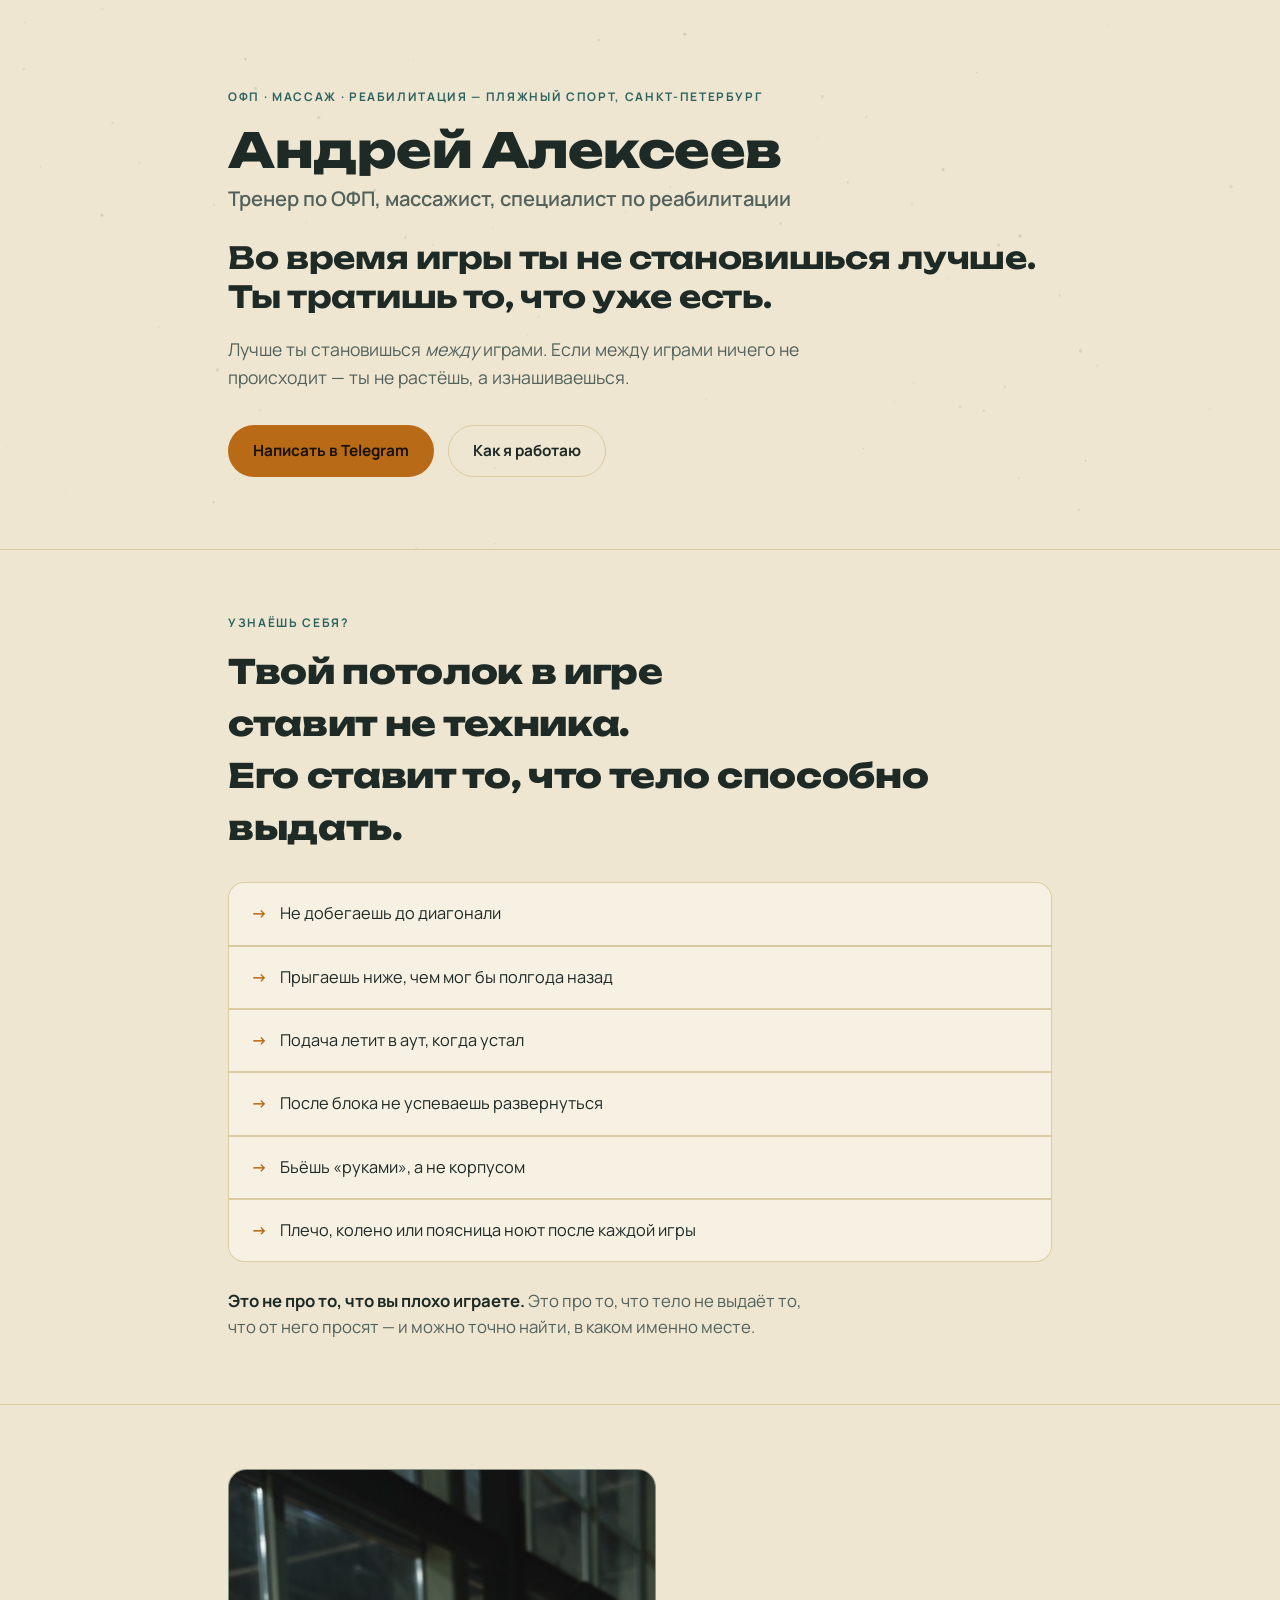
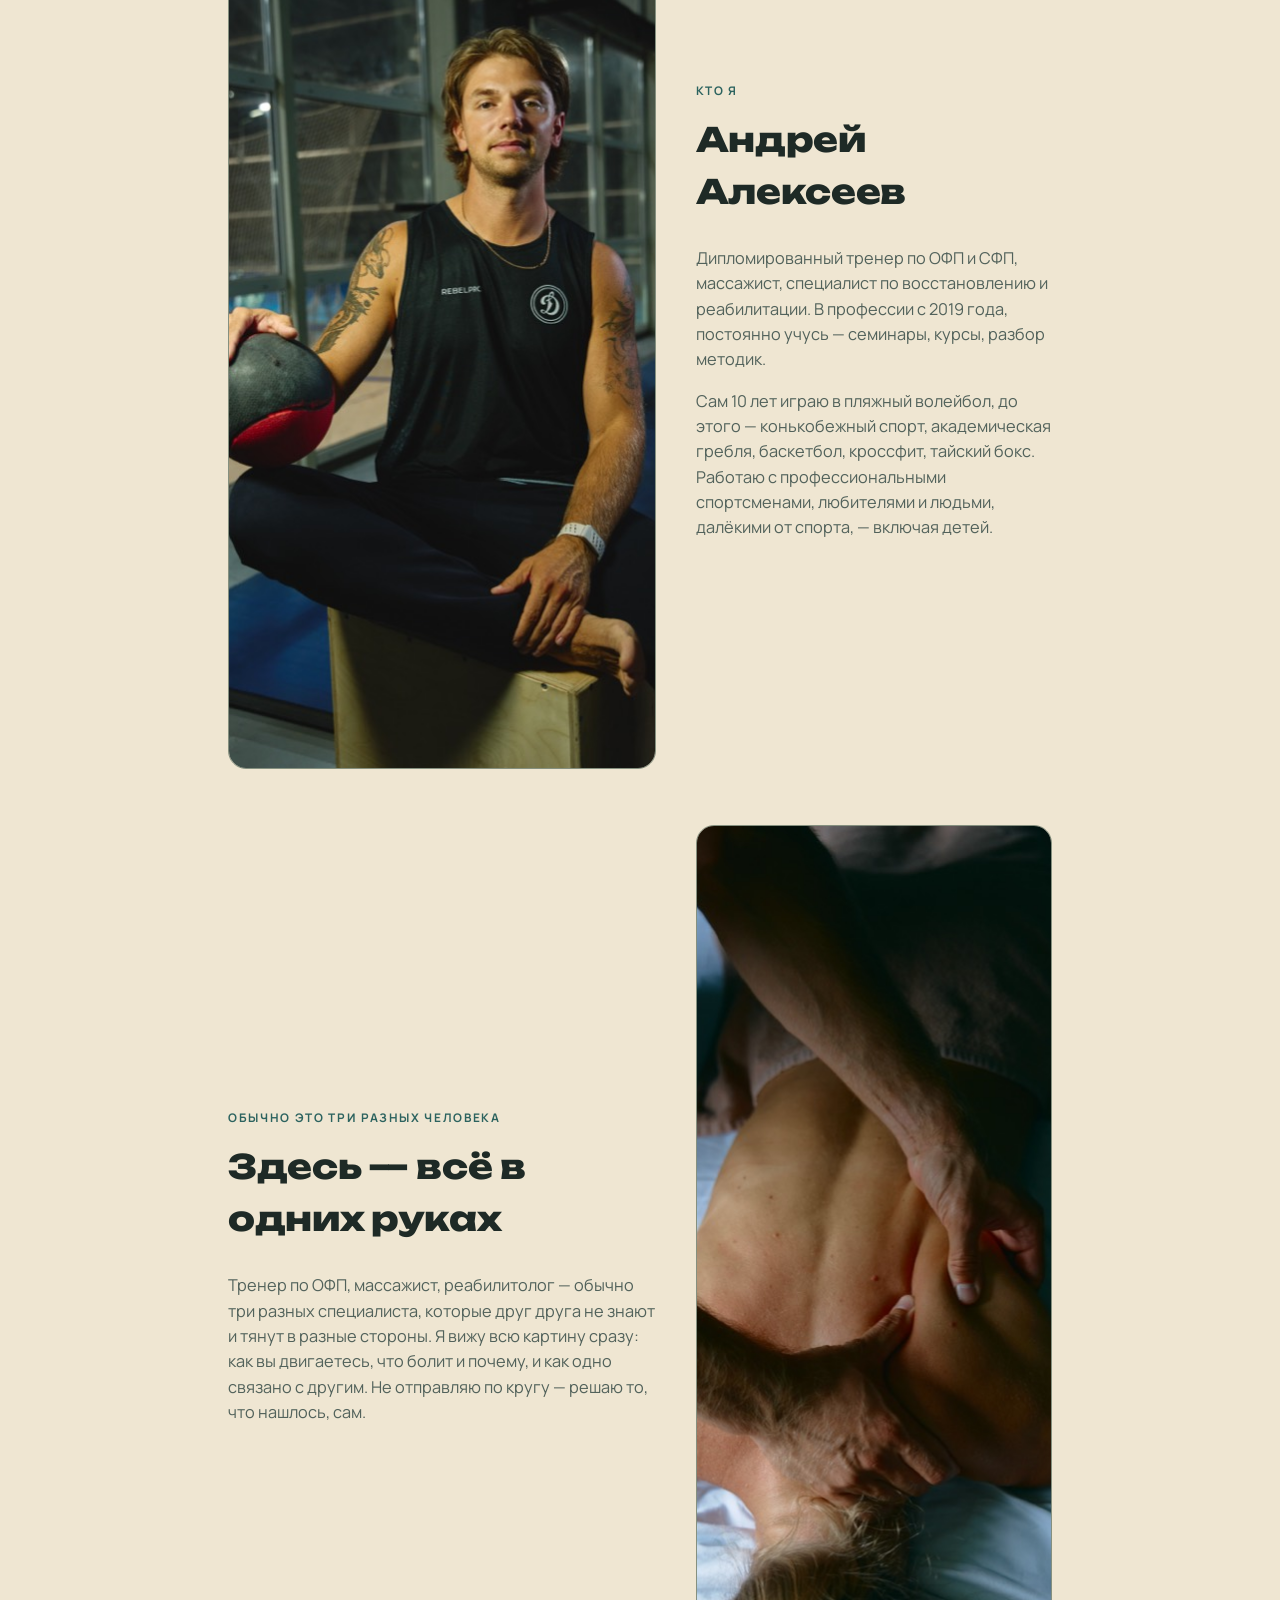
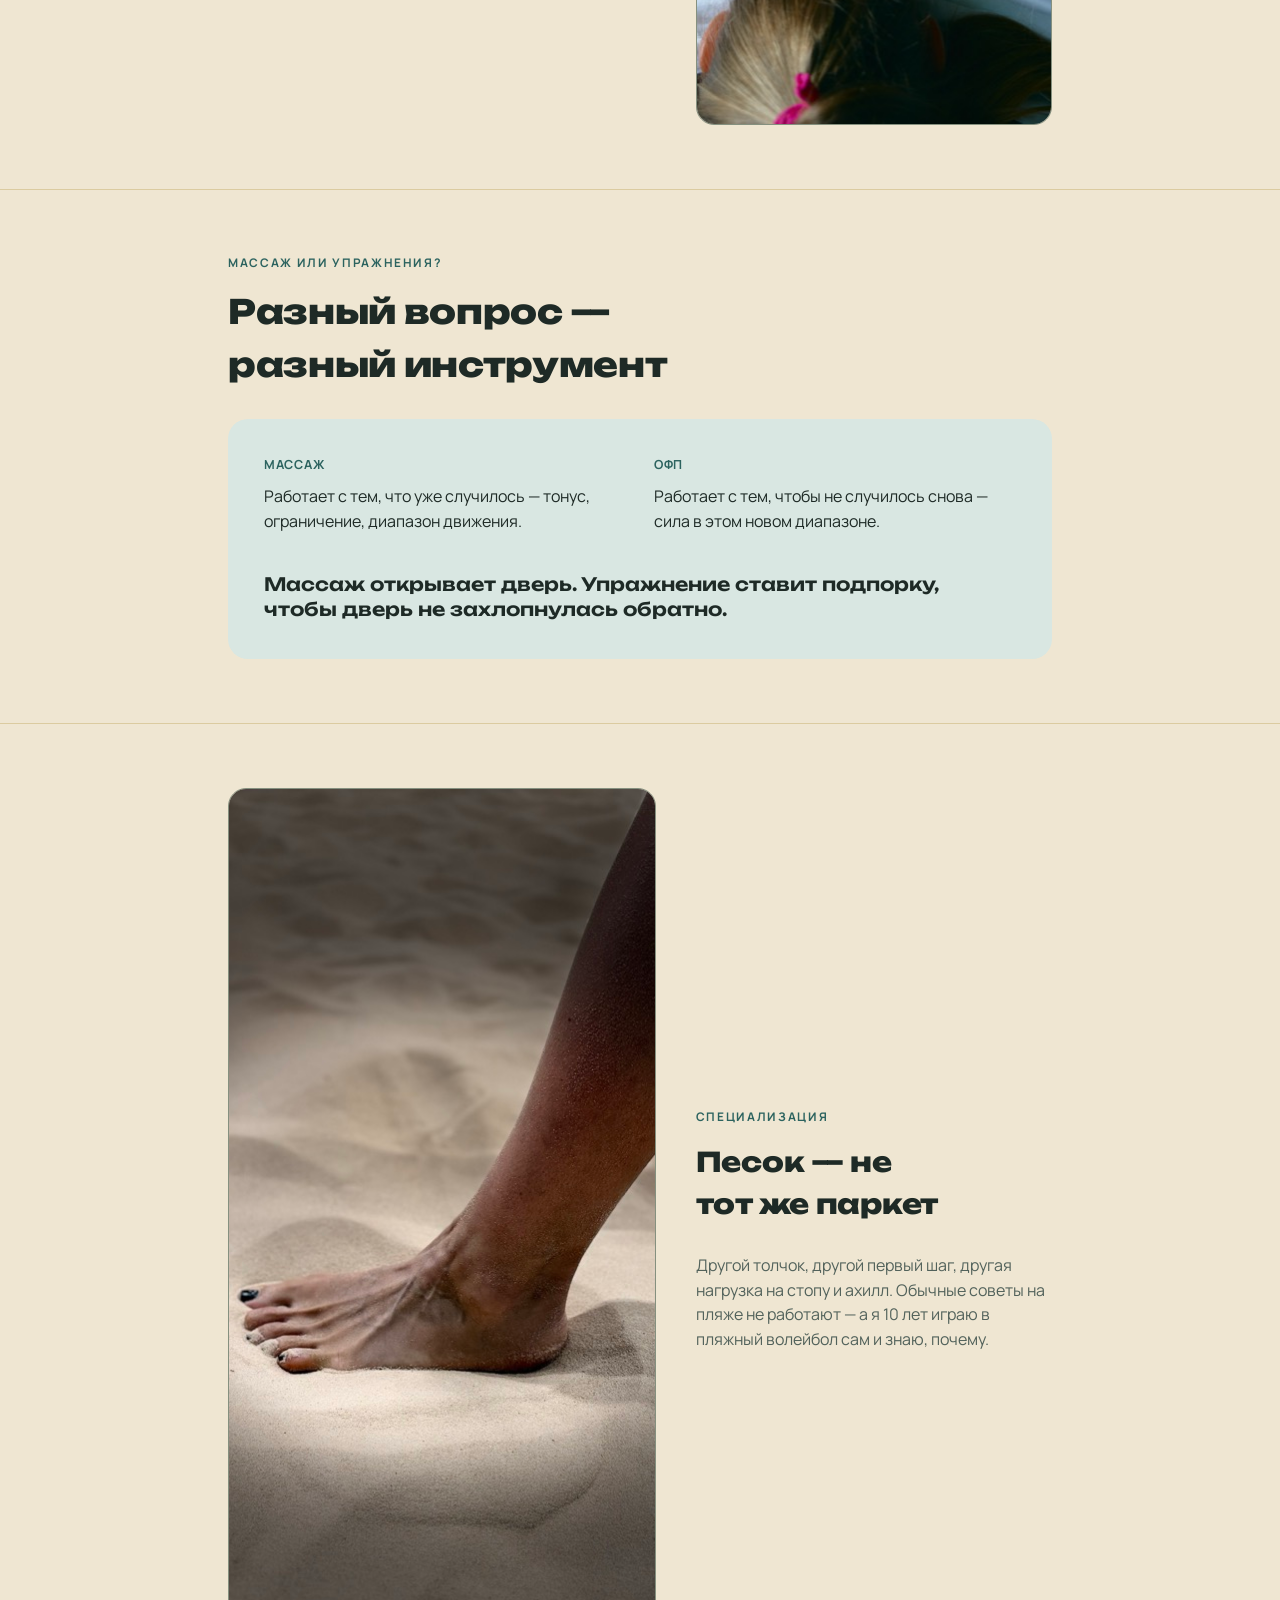
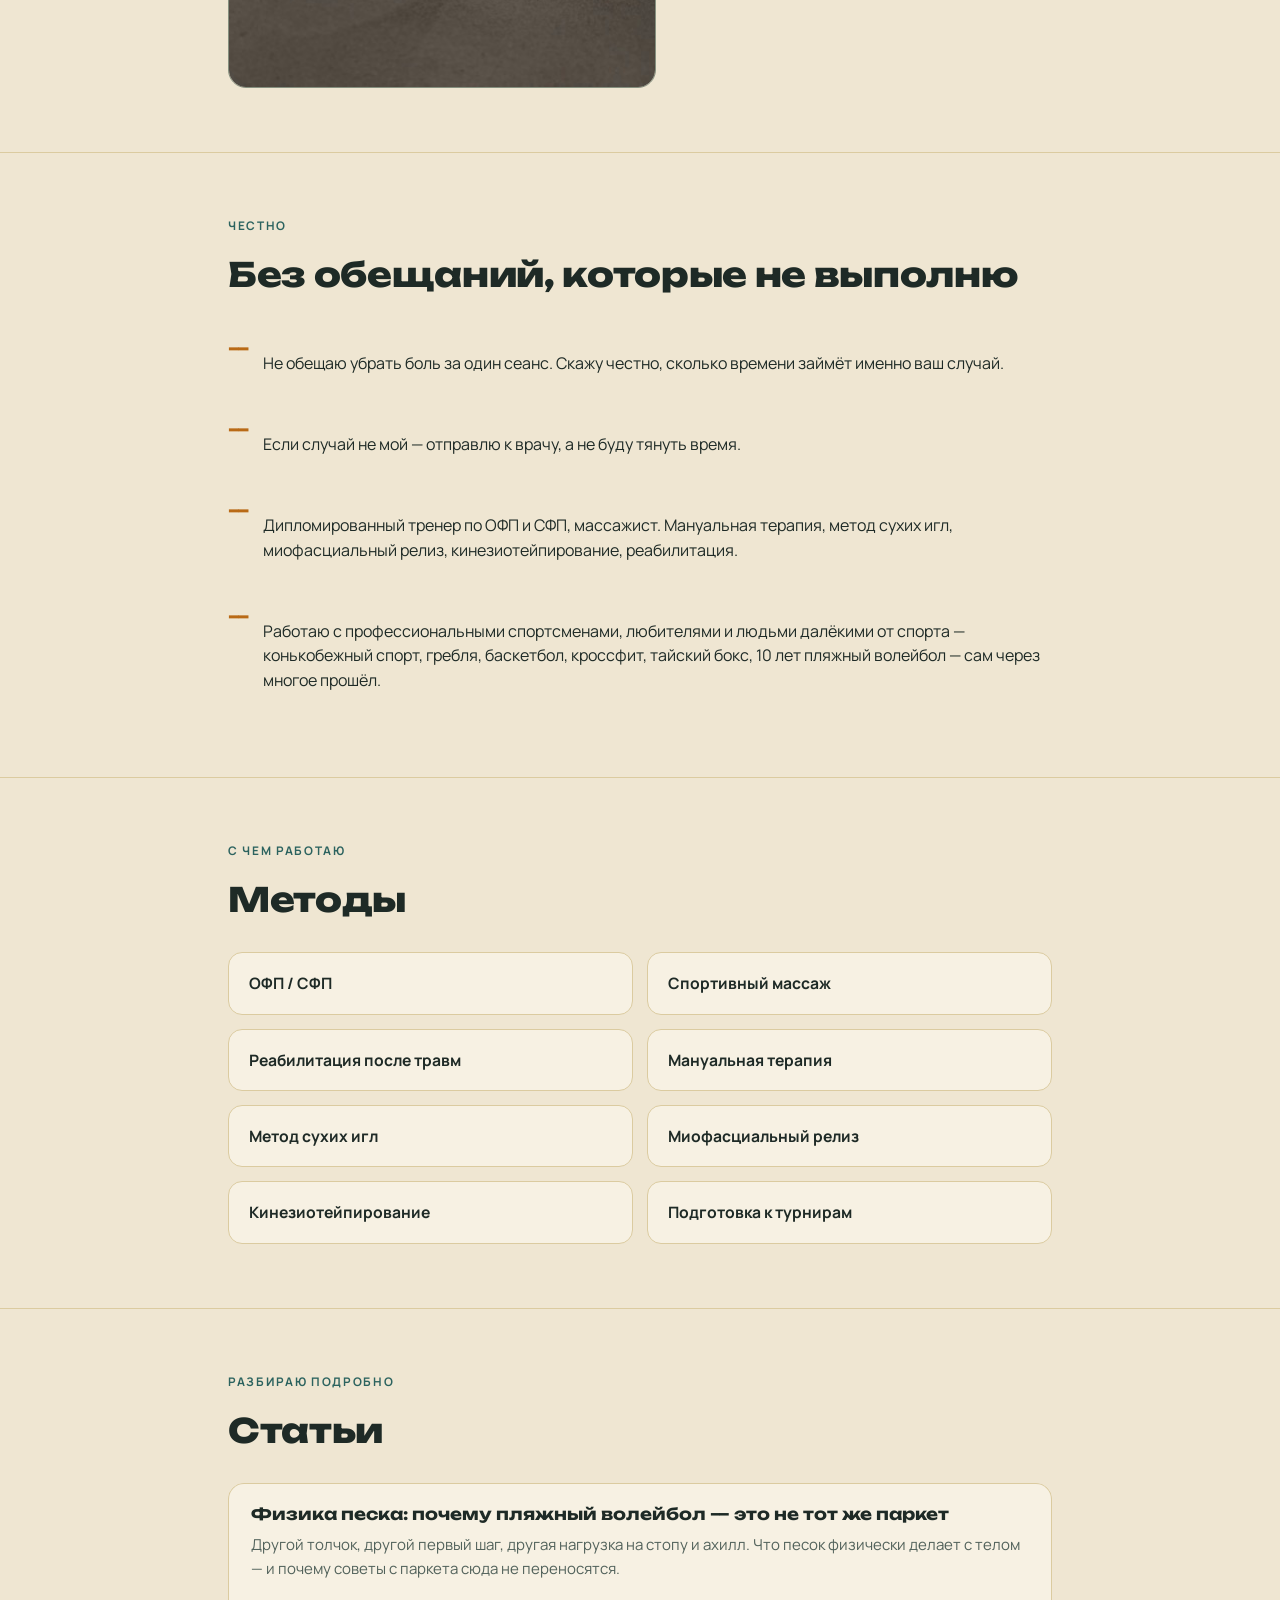
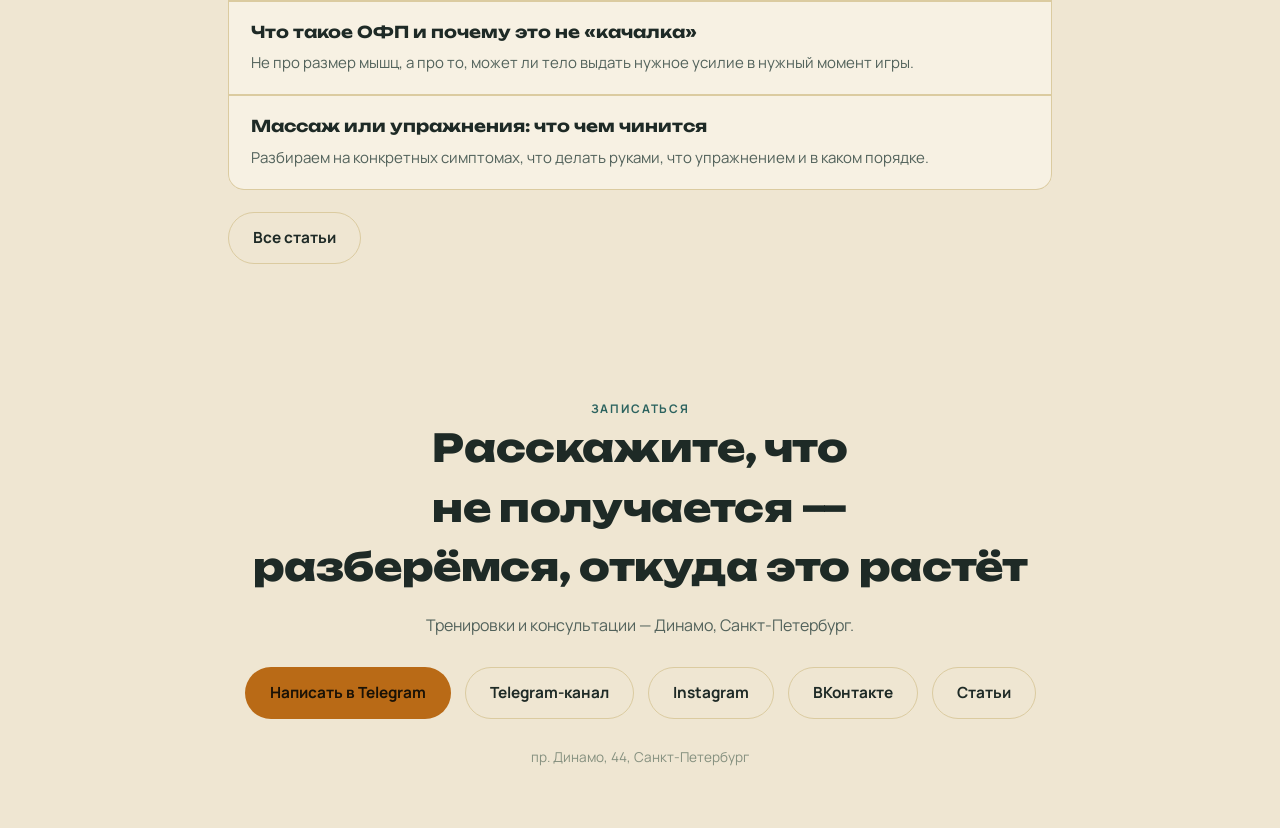
<file: index.html>
<!DOCTYPE html>
<html lang="ru">
<head>
<meta charset="UTF-8">
<title>Андрей Алексеев — тренер по ОФП, массажист, реабилитолог в Санкт-Петербурге</title>
<meta name="viewport" content="width=device-width, initial-scale=1">
<link rel="canonical" href="https://alekseevtrener.ru/">
<meta name="description" content="Андрей Алексеев — дипломированный тренер по ОФП/СФП, массажист и специалист по реабилитации в Санкт-Петербурге. Подготовка к сезону, восстановление после травм, боль в спине, колене, плече — для спортсменов и любителей.">
<meta property="og:title" content="Андрей Алексеев — тренер по ОФП, массажист, реабилитолог">
<meta property="og:description" content="ОФП/СФП, спортивный массаж и реабилитация в Санкт-Петербурге. Работаю с профессиональными спортсменами и любителями — от подготовки к турниру до возврата в спорт после травмы.">
<meta property="og:type" content="profile">
<meta property="og:locale" content="ru_RU">
<meta property="og:url" content="https://alekseevtrener.ru/">
<meta property="og:site_name" content="Андрей Алексеев">
<meta property="og:image" content="https://alekseevtrener.ru/img/og-card.jpg">
<meta property="og:image:width" content="1200">
<meta property="og:image:height" content="630">
<meta name="twitter:card" content="summary_large_image">
<meta name="twitter:title" content="Андрей Алексеев — тренер по ОФП, массажист, реабилитолог">
<meta name="twitter:description" content="ОФП/СФП, спортивный массаж и реабилитация в Санкт-Петербурге.">
<meta name="twitter:image" content="https://alekseevtrener.ru/img/og-card.jpg">
<script type="application/ld+json">
{
  "@context": "https://schema.org",
  "@graph": [
    {
      "@type": "Person",
      "@id": "https://alekseevtrener.ru/#person",
      "name": "Андрей Алексеев",
      "url": "https://alekseevtrener.ru/",
      "image": "https://alekseevtrener.ru/img/portrait.jpg",
      "jobTitle": ["Тренер по ОФП и СФП", "Массажист", "Специалист по реабилитации"],
      "knowsAbout": ["ОФП", "СФП", "Спортивный массаж", "Реабилитация после травм", "Мануальная терапия", "Метод сухих игл", "Миофасциальный релиз", "Кинезиотейпирование", "Пляжный волейбол"],
      "sameAs": ["https://t.me/andrei_ofp", "https://instagram.com/andrei_a_alekseev", "https://vk.ru/club241066382"]
    },
    {
      "@type": "ProfessionalService",
      "@id": "https://alekseevtrener.ru/#business",
      "name": "Андрей Алексеев — ОФП, массаж, реабилитация",
      "url": "https://alekseevtrener.ru/",
      "image": "https://alekseevtrener.ru/img/og-card.jpg",
      "description": "ОФП/СФП, спортивный массаж и реабилитация в Санкт-Петербурге. Подготовка к сезону, восстановление после травм, работа с хронической болью.",
      "founder": { "@id": "https://alekseevtrener.ru/#person" },
      "employee": { "@id": "https://alekseevtrener.ru/#person" },
      "address": { "@type": "PostalAddress", "streetAddress": "пр. Динамо, 44", "addressLocality": "Санкт-Петербург", "addressCountry": "RU" },
      "areaServed": { "@type": "City", "name": "Санкт-Петербург" },
      "sameAs": ["https://t.me/andrei_ofp", "https://instagram.com/andrei_a_alekseev", "https://vk.ru/club241066382"],
      "hasOfferCatalog": {
        "@type": "OfferCatalog",
        "name": "Услуги",
        "itemListElement": [
          { "@type": "Offer", "itemOffered": { "@type": "Service", "name": "ОФП и СФП" } },
          { "@type": "Offer", "itemOffered": { "@type": "Service", "name": "Спортивный массаж" } },
          { "@type": "Offer", "itemOffered": { "@type": "Service", "name": "Реабилитация после травм" } },
          { "@type": "Offer", "itemOffered": { "@type": "Service", "name": "Подготовка к турнирам" } }
        ]
      }
    },
    {
      "@type": "WebSite",
      "@id": "https://alekseevtrener.ru/#website",
      "url": "https://alekseevtrener.ru/",
      "name": "Андрей Алексеев",
      "inLanguage": "ru-RU",
      "publisher": { "@id": "https://alekseevtrener.ru/#person" }
    }
  ]
}
</script>
</head>
<body>

<link rel="preconnect" href="https://fonts.googleapis.com">
<link rel="preconnect" href="https://fonts.gstatic.com" crossorigin>
<link href="https://fonts.googleapis.com/css2?family=Manrope:wght@400;500;600;700;800&family=Unbounded:wght@600;700;800&display=swap" rel="stylesheet">

<style>
:root {
  --bg: #EFE6D2;
  --surface: #F7F1E3;
  --surface-alt: #E4D6AE;
  --text: #1E2A26;
  --text-muted: #52625B;
  --text-faint: #85907F;
  --border: #DBCBA0;
  --accent: #B96A16;
  --accent-soft: #F1DBAC;
  --accent-strong: #7E4710;
  --sea: #2C635F;
  --sea-soft: #D9E7E2;
  --shadow: rgba(30, 42, 38, 0.08);
}

@media (prefers-color-scheme: dark) {
  :root:not([data-theme="light"]) {
    --bg: #10232A;
    --surface: #15303A;
    --surface-alt: #1C3C46;
    --text: #F1E7CE;
    --text-muted: #B8A97F;
    --text-faint: #7F8F87;
    --border: #274850;
    --accent: #E7AB48;
    --accent-soft: #3A2C12;
    --accent-strong: #F5C778;
    --sea: #71B6AD;
    --sea-soft: #163634;
    --shadow: rgba(0, 0, 0, 0.35);
  }
}

:root[data-theme="dark"] {
  --bg: #10232A;
  --surface: #15303A;
  --surface-alt: #1C3C46;
  --text: #F1E7CE;
  --text-muted: #B8A97F;
  --text-faint: #7F8F87;
  --border: #274850;
  --accent: #E7AB48;
  --accent-soft: #35291091;
  --accent-strong: #F5C778;
  --sea: #71B6AD;
  --sea-soft: #163634;
  --shadow: rgba(0, 0, 0, 0.35);
}

* { box-sizing: border-box; }
html { color-scheme: light dark; }

body {
  margin: 0;
  background: var(--bg);
  color: var(--text);
  font-family: 'Manrope', -apple-system, BlinkMacSystemFont, sans-serif;
  line-height: 1.55;
  -webkit-font-smoothing: antialiased;
  overflow-x: hidden;
}

@media (prefers-reduced-motion: reduce) {
  * { animation-duration: 0.01ms !important; transition-duration: 0.01ms !important; }
}

a { color: inherit; }
img { max-width: 100%; }

.wrap {
  max-width: 880px;
  margin: 0 auto;
  padding: 0 28px;
}

h1, h2, h3 {
  font-family: 'Unbounded', 'Manrope', sans-serif;
  font-weight: 800;
  letter-spacing: -0.01em;
  margin: 0;
  text-wrap: balance;
}

.eyebrow {
  font-family: 'Manrope', sans-serif;
  font-weight: 700;
  font-size: 0.74rem;
  letter-spacing: 0.14em;
  text-transform: uppercase;
  color: var(--sea);
}

/* ---- Hero ---- */

.hero {
  position: relative;
  padding: 88px 0 72px;
  overflow: hidden;
}

canvas#grain {
  position: absolute;
  inset: 0;
  width: 100%;
  height: 100%;
  opacity: 0.5;
  pointer-events: none;
}

.hero-inner {
  position: relative;
  z-index: 1;
}

.hero h1 {
  font-size: clamp(1.9rem, 4.4vw, 3rem);
  line-height: 1.12;
  margin: 18px 0 0;
}

.hero h1 .h1-sub {
  display: block;
  font-family: 'Manrope', sans-serif;
  font-weight: 600;
  letter-spacing: 0;
  font-size: 0.42em;
  color: var(--text-muted);
  margin-top: 10px;
}

.hero .hook {
  font-family: 'Unbounded', 'Manrope', sans-serif;
  font-weight: 700;
  font-size: clamp(1.4rem, 2.8vw, 1.9rem);
  line-height: 1.28;
  letter-spacing: -0.01em;
  margin: 28px 0 20px;
  color: var(--text);
  text-wrap: balance;
}

.hero .hook em {
  font-style: normal;
  color: var(--accent);
}

.hero .lede {
  font-size: 1.1rem;
  color: var(--text-muted);
  max-width: 56ch;
  margin: 0 0 34px;
}

.cta-row {
  display: flex;
  gap: 14px;
  flex-wrap: wrap;
}

.btn {
  display: inline-flex;
  align-items: center;
  gap: 8px;
  font-family: 'Manrope', sans-serif;
  font-weight: 700;
  font-size: 0.96rem;
  padding: 13px 24px;
  border-radius: 999px;
  text-decoration: none;
  border: 1px solid transparent;
  cursor: pointer;
  transition: transform 0.15s ease, background 0.15s ease;
}

.btn:hover { transform: translateY(-1px); }
.btn:focus-visible { outline: 2px solid var(--accent); outline-offset: 3px; }

.btn.primary { background: var(--accent); color: #1A1206; }
.btn.primary:hover { background: var(--accent-strong); }

.btn.ghost {
  background: transparent;
  border-color: var(--border);
  color: var(--text);
}
.btn.ghost:hover { background: var(--surface); }

/* ---- Sections ---- */

section.block {
  padding: 64px 0;
  border-top: 1px solid var(--border);
}

section.block h2 {
  font-size: clamp(1.5rem, 3vw, 2.1rem);
  margin: 14px 0 28px;
}

.situations {
  list-style: none;
  margin: 0;
  padding: 0;
  display: grid;
  gap: 2px;
  border: 1px solid var(--border);
  border-radius: 16px;
  overflow: hidden;
  background: var(--border);
}

.situations li {
  background: var(--surface);
  padding: 18px 22px;
  font-size: 1.02rem;
  display: flex;
  align-items: baseline;
  gap: 12px;
}

.situations li::before {
  content: "→";
  color: var(--accent);
  font-weight: 700;
  flex-shrink: 0;
}

.closing-line {
  margin: 26px 0 0;
  font-size: 1.05rem;
  color: var(--text-muted);
  max-width: 60ch;
}

.closing-line strong { color: var(--text); }

/* ---- Two-col with photo slot ---- */

.split {
  display: grid;
  grid-template-columns: 1.2fr 1fr;
  gap: 40px;
  align-items: center;
}

@media (max-width: 720px) {
  .split { grid-template-columns: 1fr; }
}

.photo-slot {
  aspect-ratio: 4 / 5;
  border: 1px dashed var(--text-faint);
  border-radius: 18px;
  display: flex;
  align-items: center;
  justify-content: center;
  background: var(--surface);
  color: var(--text-faint);
  font-family: 'Manrope', sans-serif;
  font-size: 0.8rem;
  text-align: center;
  padding: 20px;
}

.photo-slot.wide { aspect-ratio: 16 / 10; }

.photo-slot.photo {
  border-style: solid;
  object-fit: cover;
  display: block;
  padding: 0;
}

/* ---- Metaphor card ---- */

.metaphor {
  background: var(--sea-soft);
  border-radius: 20px;
  padding: 36px;
  display: grid;
  grid-template-columns: 1fr 1fr;
  gap: 28px;
}

@media (max-width: 640px) {
  .metaphor { grid-template-columns: 1fr; }
}

.metaphor-col .label {
  font-family: 'Manrope', sans-serif;
  font-weight: 700;
  font-size: 0.78rem;
  letter-spacing: 0.06em;
  text-transform: uppercase;
  color: var(--sea);
  margin-bottom: 10px;
}

.metaphor-col p {
  margin: 0;
  font-size: 1rem;
}

.metaphor-quote {
  grid-column: 1 / -1;
  font-family: 'Unbounded', sans-serif;
  font-weight: 600;
  font-size: 1.15rem;
  line-height: 1.4;
  margin: 10px 0 0;
  color: var(--text);
}

/* ---- Honesty block ---- */

.honesty {
  display: grid;
  gap: 16px;
}

.honesty-item {
  display: flex;
  gap: 14px;
  align-items: flex-start;
  padding: 4px 0;
}

.honesty-item .mark {
  font-family: 'Unbounded', sans-serif;
  font-weight: 800;
  color: var(--accent);
  font-size: 1.1rem;
  flex-shrink: 0;
}

/* ---- Methods ---- */

.methods {
  display: grid;
  grid-template-columns: repeat(2, 1fr);
  gap: 14px;
}

@media (max-width: 560px) {
  .methods { grid-template-columns: 1fr; }
}

.method-card {
  border: 1px solid var(--border);
  border-radius: 14px;
  padding: 18px 20px;
  background: var(--surface);
}

.method-card .name {
  font-family: 'Manrope', sans-serif;
  font-weight: 700;
  font-size: 0.98rem;
}

/* ---- Articles ---- */

.articles {
  display: grid;
  gap: 2px;
  border: 1px solid var(--border);
  border-radius: 16px;
  overflow: hidden;
  background: var(--border);
}

.article-item {
  background: var(--surface);
  padding: 20px 22px;
  text-decoration: none;
  display: block;
  transition: background 0.15s ease;
}

.article-item:hover { background: var(--accent-soft); }
.article-item:focus-visible { outline: 2px solid var(--accent); outline-offset: -2px; }

.article-item .name {
  font-family: 'Unbounded', 'Manrope', sans-serif;
  font-weight: 700;
  font-size: 1.02rem;
  line-height: 1.3;
  color: var(--text);
  display: block;
}

.article-item .excerpt {
  font-size: 0.94rem;
  color: var(--text-muted);
  margin-top: 8px;
  display: block;
}

.articles-more {
  margin-top: 22px;
}

/* ---- Footer / contact ---- */

footer.contact {
  padding: 72px 0 60px;
  text-align: center;
}

footer.contact h2 {
  font-size: clamp(1.6rem, 3.6vw, 2.4rem);
  margin-bottom: 16px;
}

footer.contact p {
  color: var(--text-muted);
  max-width: 50ch;
  margin: 0 auto 30px;
}

.contact-links {
  display: flex;
  gap: 14px;
  justify-content: center;
  flex-wrap: wrap;
  margin-bottom: 28px;
}

.location {
  font-family: 'Manrope', sans-serif;
  font-size: 0.85rem;
  color: var(--text-faint);
}

.placeholder-note {
  margin-top: 40px;
  padding: 14px 18px;
  border: 1px dashed var(--text-faint);
  border-radius: 12px;
  font-size: 0.8rem;
  color: var(--text-faint);
  font-family: 'Manrope', sans-serif;
}

::selection { background: var(--accent-soft); color: var(--accent-strong); }
</style>

<div class="hero">
  <canvas id="grain"></canvas>
  <div class="wrap hero-inner">
    <div class="eyebrow">ОФП · МАССАЖ · РЕАБИЛИТАЦИЯ — ПЛЯЖНЫЙ СПОРТ, САНКТ-ПЕТЕРБУРГ</div>
    <h1>Андрей Алексеев<span class="h1-sub">Тренер по ОФП, массажист, специалист по реабилитации</span></h1>
    <p class="hook">Во время игры ты не становишься лучше.<br>Ты тратишь то, что уже есть.</p>
    <p class="lede">Лучше ты становишься <em>между</em> играми. Если между играми ничего не происходит — ты не растёшь, а изнашиваешься.</p>
    <div class="cta-row">
      <a class="btn primary" href="#contact">Написать в Telegram</a>
      <a class="btn ghost" href="#who">Как я работаю</a>
    </div>
  </div>
</div>

<section class="block">
  <div class="wrap">
    <div class="eyebrow">Узнаёшь себя?</div>
    <h2>Твой потолок в игре ставит не техника.<br>Его ставит то, что тело способно выдать.</h2>
    <ul class="situations">
      <li>Не добегаешь до диагонали</li>
      <li>Прыгаешь ниже, чем мог бы полгода назад</li>
      <li>Подача летит в аут, когда устал</li>
      <li>После блока не успеваешь развернуться</li>
      <li>Бьёшь «руками», а не корпусом</li>
      <li>Плечо, колено или поясница ноют после каждой игры</li>
    </ul>
    <p class="closing-line"><strong>Это не про то, что вы плохо играете.</strong> Это про то, что тело не выдаёт то, что от него просят — и можно точно найти, в каком именно месте.</p>
  </div>
</section>

<section class="block" id="who">
  <div class="wrap">
    <div class="split">
      <img class="photo-slot photo" src="img/portrait.jpg" width="600" height="900" loading="lazy" alt="Андрей Алексеев — тренер по ОФП, массажист, специалист по реабилитации">
      <div>
        <div class="eyebrow">Кто я</div>
        <h2 style="margin-top:14px;">Андрей Алексеев</h2>
        <p style="color:var(--text-muted); font-size:1.02rem; margin-top:18px;">Дипломированный тренер по ОФП и СФП, массажист, специалист по восстановлению и реабилитации. В профессии с 2019 года, постоянно учусь — семинары, курсы, разбор методик.</p>
        <p style="color:var(--text-muted); font-size:1.02rem; margin-top:12px;">Сам 10 лет играю в пляжный волейбол, до этого — конькобежный спорт, академическая гребля, баскетбол, кроссфит, тайский бокс. Работаю с профессиональными спортсменами, любителями и людьми, далёкими от спорта, — включая детей.</p>
      </div>
    </div>

    <div class="split" style="margin-top:56px;">
      <div>
        <div class="eyebrow">Обычно это три разных человека</div>
        <h2 style="margin-top:14px;">Здесь — всё в одних руках</h2>
        <p style="color:var(--text-muted); font-size:1.02rem; margin-top:18px;">Тренер по ОФП, массажист, реабилитолог — обычно три разных специалиста, которые друг друга не знают и тянут в разные стороны. Я вижу всю картину сразу: как вы двигаетесь, что болит и почему, и как одно связано с другим. Не отправляю по кругу — решаю то, что нашлось, сам.</p>
      </div>
      <img class="photo-slot photo" src="img/work.jpg" width="600" height="900" loading="lazy" alt="Андрей Алексеев проводит массаж">
    </div>
  </div>
</section>

<section class="block">
  <div class="wrap">
    <div class="eyebrow">Массаж или упражнения?</div>
    <h2>Разный вопрос — разный инструмент</h2>
    <div class="metaphor" style="margin-top:24px;">
      <div class="metaphor-col">
        <div class="label">Массаж</div>
        <p>Работает с тем, что уже случилось — тонус, ограничение, диапазон движения.</p>
      </div>
      <div class="metaphor-col">
        <div class="label">ОФП</div>
        <p>Работает с тем, чтобы не случилось снова — сила в этом новом диапазоне.</p>
      </div>
      <p class="metaphor-quote">Массаж открывает дверь. Упражнение ставит подпорку, чтобы дверь не захлопнулась обратно.</p>
    </div>
  </div>
</section>

<section class="block">
  <div class="wrap">
    <div class="split">
      <img class="photo-slot wide photo" src="img/foot-sand-wide.jpg" width="1200" height="900" loading="lazy" alt="Стопа на песке — специфика пляжного волейбола">
      <div>
        <div class="eyebrow">Специализация</div>
        <h2 style="margin-top:14px; font-size:1.7rem;">Песок — не тот же паркет</h2>
        <p style="color:var(--text-muted); margin-top:14px;">Другой толчок, другой первый шаг, другая нагрузка на стопу и ахилл. Обычные советы на пляже не работают — а я 10 лет играю в пляжный волейбол сам и знаю, почему.</p>
      </div>
    </div>
  </div>
</section>

<section class="block">
  <div class="wrap">
    <div class="eyebrow">Честно</div>
    <h2 style="margin-bottom: 30px;">Без обещаний, которые не выполню</h2>
    <div class="honesty">
      <div class="honesty-item">
        <span class="mark">—</span>
        <p>Не обещаю убрать боль за один сеанс. Скажу честно, сколько времени займёт именно ваш случай.</p>
      </div>
      <div class="honesty-item">
        <span class="mark">—</span>
        <p>Если случай не мой — отправлю к врачу, а не буду тянуть время.</p>
      </div>
      <div class="honesty-item">
        <span class="mark">—</span>
        <p>Дипломированный тренер по ОФП и СФП, массажист. Мануальная терапия, метод сухих игл, миофасциальный релиз, кинезиотейпирование, реабилитация.</p>
      </div>
      <div class="honesty-item">
        <span class="mark">—</span>
        <p>Работаю с профессиональными спортсменами, любителями и людьми далёкими от спорта — конькобежный спорт, гребля, баскетбол, кроссфит, тайский бокс, 10 лет пляжный волейбол — сам через многое прошёл.</p>
      </div>
    </div>
  </div>
</section>

<section class="block">
  <div class="wrap">
    <div class="eyebrow">С чем работаю</div>
    <h2 style="margin-bottom: 26px;">Методы</h2>
    <div class="methods">
      <div class="method-card"><div class="name">ОФП / СФП</div></div>
      <div class="method-card"><div class="name">Спортивный массаж</div></div>
      <div class="method-card"><div class="name">Реабилитация после травм</div></div>
      <div class="method-card"><div class="name">Мануальная терапия</div></div>
      <div class="method-card"><div class="name">Метод сухих игл</div></div>
      <div class="method-card"><div class="name">Миофасциальный релиз</div></div>
      <div class="method-card"><div class="name">Кинезиотейпирование</div></div>
      <div class="method-card"><div class="name">Подготовка к турнирам</div></div>
    </div>
  </div>
</section>

<section class="block">
  <div class="wrap">
    <div class="eyebrow">Разбираю подробно</div>
    <h2 style="margin-bottom: 26px;">Статьи</h2>
    <div class="articles">
      <a class="article-item" href="/blog/fizika-peska/">
        <span class="name">Физика песка: почему пляжный волейбол — это не тот же паркет</span>
        <span class="excerpt">Другой толчок, другой первый шаг, другая нагрузка на стопу и ахилл. Что песок физически делает с телом — и почему советы с паркета сюда не переносятся.</span>
      </a>
      <a class="article-item" href="/blog/chto-takoe-ofp/">
        <span class="name">Что такое ОФП и почему это не «качалка»</span>
        <span class="excerpt">Не про размер мышц, а про то, может ли тело выдать нужное усилие в нужный момент игры.</span>
      </a>
      <a class="article-item" href="/blog/massazh-ili-uprazhneniya/">
        <span class="name">Массаж или упражнения: что чем чинится</span>
        <span class="excerpt">Разбираем на конкретных симптомах, что делать руками, что упражнением и в каком порядке.</span>
      </a>
    </div>
    <div class="articles-more">
      <a class="btn ghost" href="/blog/">Все статьи</a>
    </div>
  </div>
</section>

<footer class="contact" id="contact">
  <div class="wrap">
    <div class="eyebrow">Записаться</div>
    <h2>Расскажите, что не получается —<br>разберёмся, откуда это растёт</h2>
    <p>Тренировки и консультации — Динамо, Санкт-Петербург.</p>
    <div class="contact-links">
      <a class="btn primary" href="https://t.me/alekseevandrei" target="_blank" rel="noopener">Написать в Telegram</a>
      <a class="btn ghost" href="https://t.me/andrei_ofp" target="_blank" rel="noopener">Telegram-канал</a>
      <a class="btn ghost" href="https://instagram.com/andrei_a_alekseev" target="_blank" rel="noopener">Instagram</a>
      <a class="btn ghost" href="https://vk.ru/club241066382" target="_blank" rel="noopener">ВКонтакте</a>
      <a class="btn ghost" href="/blog/">Статьи</a>
    </div>
    <div class="location">пр. Динамо, 44, Санкт-Петербург</div>
  </div>
</footer>

<script>
  (function () {
    var canvas = document.getElementById('grain');
    if (!canvas) return;
    var ctx = canvas.getContext('2d');
    var reduceMotion = window.matchMedia('(prefers-reduced-motion: reduce)').matches;
    var dpr = Math.min(window.devicePixelRatio || 1, 2);
    var particles = [];
    var W, H;

    function resize() {
      var rect = canvas.parentElement.getBoundingClientRect();
      W = rect.width; H = rect.height;
      canvas.width = W * dpr;
      canvas.height = H * dpr;
      canvas.style.width = W + 'px';
      canvas.style.height = H + 'px';
      ctx.setTransform(dpr, 0, 0, dpr, 0, 0);
      var count = Math.floor((W * H) / 9000);
      particles = [];
      for (var i = 0; i < count; i++) {
        particles.push({
          x: Math.random() * W,
          y: Math.random() * H,
          r: Math.random() * 1.4 + 0.3,
          vx: (Math.random() - 0.5) * 0.06,
          vy: (Math.random() - 0.5) * 0.04,
          a: Math.random() * 0.35 + 0.08
        });
      }
    }

    function draw() {
      ctx.clearRect(0, 0, W, H);
      var styles = getComputedStyle(document.documentElement);
      var accent = styles.getPropertyValue('--sea').trim() || '#2C635F';
      for (var i = 0; i < particles.length; i++) {
        var p = particles[i];
        if (!reduceMotion) {
          p.x += p.vx; p.y += p.vy;
          if (p.x < 0) p.x = W; if (p.x > W) p.x = 0;
          if (p.y < 0) p.y = H; if (p.y > H) p.y = 0;
        }
        ctx.beginPath();
        ctx.arc(p.x, p.y, p.r, 0, Math.PI * 2);
        ctx.fillStyle = accent;
        ctx.globalAlpha = p.a;
        ctx.fill();
      }
      ctx.globalAlpha = 1;
      if (!reduceMotion) requestAnimationFrame(draw);
    }

    resize();
    draw();
    window.addEventListener('resize', resize);
  })();
</script>
</body>
</html>
</file>
